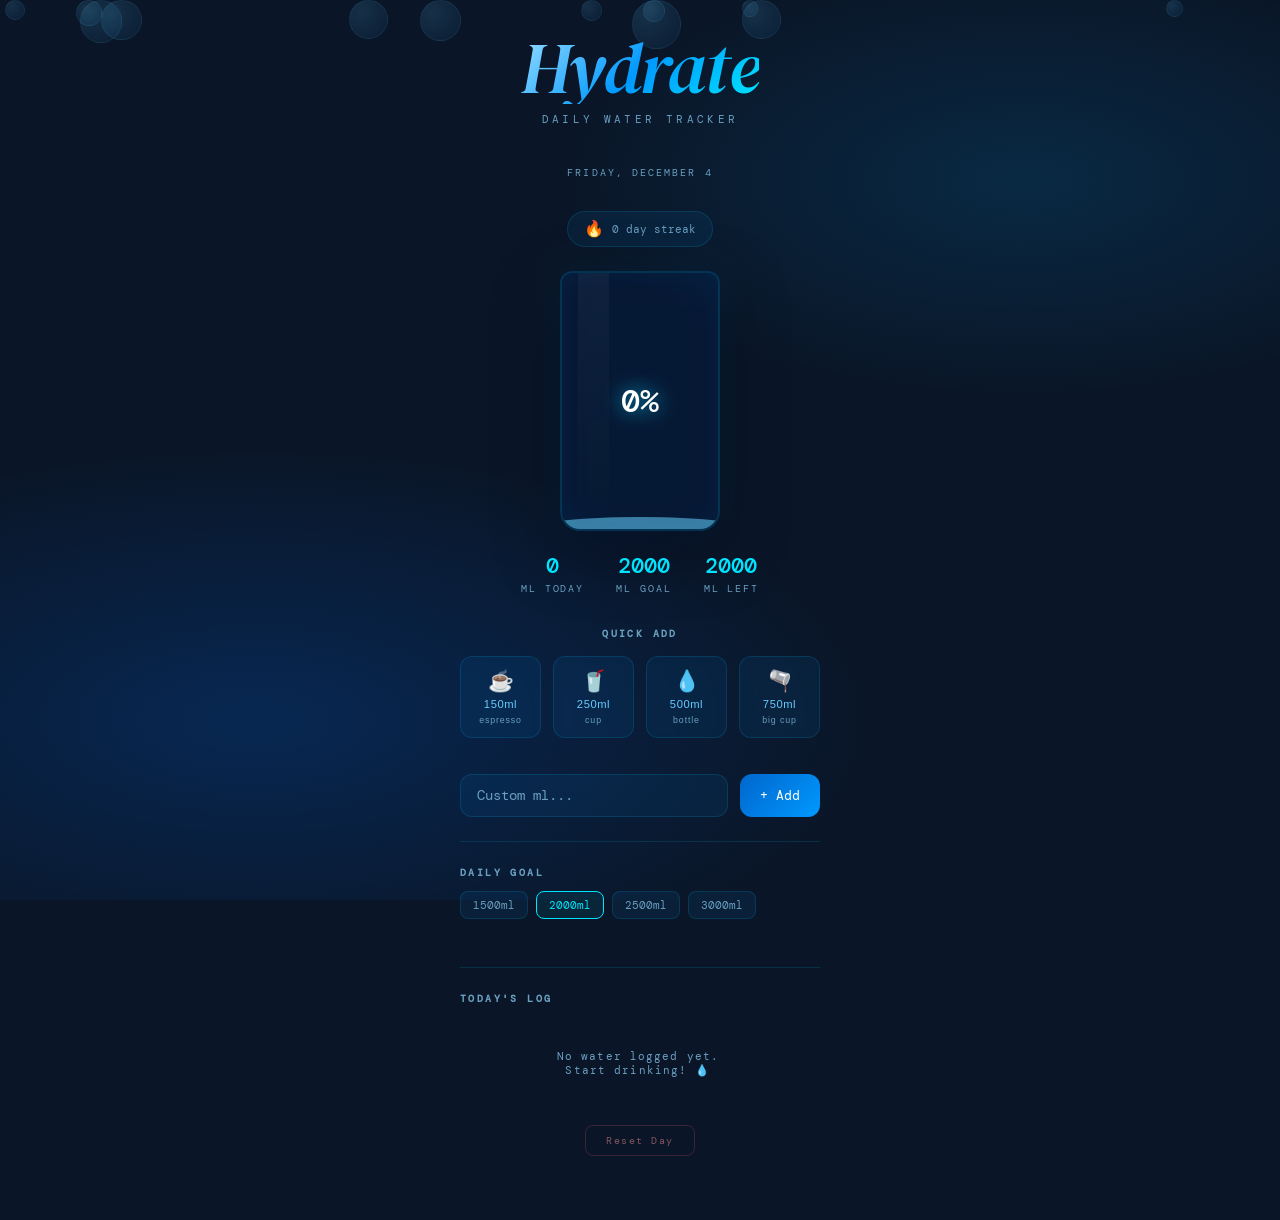
<file: index.html>
<!DOCTYPE html>
<html lang="en">
<head>
<meta charset="UTF-8">
<meta name="viewport" content="width=device-width, initial-scale=1.0">
<title>Hydrate</title>
<link href="https://fonts.googleapis.com/css2?family=DM+Serif+Display:ital@0;1&family=DM+Mono:wght@300;400;500&display=swap" rel="stylesheet">
<link rel="stylesheet" href="styles.css">
</head>
<body>

<div class="bubbles" id="bubbles"></div>

<div class="celebration" id="celebration">🎉 Goal reached! Stay hydrated! 🌊</div>

<header>
  <div class="logo"><em>Hydrate</em></div>
  <div class="tagline">Daily Water Tracker</div>
</header>

<div class="date-display" id="dateDisplay"></div>

<div class="streak-badge">
  <span class="streak-fire">🔥</span>
  <span id="streakText">0 day streak</span>
</div>

<!-- Vessel -->
<div class="vessel-container">
  <div class="vessel-wrap">
    <div class="vessel" id="vessel">
      <div class="water-fill" id="waterFill" style="height:0%">
        <div class="wave"></div>
        <div class="wave wave2"></div>
      </div>
      <div class="markers" id="markers"></div>
      <div class="pct-label" id="pctLabel">0%</div>
    </div>
  </div>
  <div class="stats-row">
    <div class="stat">
      <div class="stat-val" id="currentVal">0</div>
      <div class="stat-label">ml today</div>
    </div>
    <div class="stat">
      <div class="stat-val" id="goalVal">2000</div>
      <div class="stat-label">ml goal</div>
    </div>
    <div class="stat">
      <div class="stat-val" id="remainVal">2000</div>
      <div class="stat-label">ml left</div>
    </div>
  </div>
</div>

<!-- Quick add -->
<div class="quick-add">
  <h3>Quick Add</h3>
  <div class="btn-grid">
    <button class="add-btn" onclick="addWater(150)">
      <span class="btn-icon">☕</span>
      <span class="btn-ml">150ml</span>
      <span class="btn-label">espresso</span>
    </button>
    <button class="add-btn" onclick="addWater(250)">
      <span class="btn-icon">🥤</span>
      <span class="btn-ml">250ml</span>
      <span class="btn-label">cup</span>
    </button>
    <button class="add-btn" onclick="addWater(500)">
      <span class="btn-icon">💧</span>
      <span class="btn-ml">500ml</span>
      <span class="btn-label">bottle</span>
    </button>
    <button class="add-btn" onclick="addWater(750)">
      <span class="btn-icon">🫗</span>
      <span class="btn-ml">750ml</span>
      <span class="btn-label">big cup</span>
    </button>
  </div>
</div>

<div class="custom-row">
  <input type="number" class="custom-input" id="customMl" placeholder="Custom ml..." min="1" max="2000">
  <button class="add-custom-btn" onclick="addCustom()">+ Add</button>
</div>

<div class="divider"></div>

<!-- Goal setting -->
<div class="goal-section">
  <h3>Daily Goal</h3>
  <div class="goal-options">
    <button class="goal-btn" onclick="setGoal(1500)">1500ml</button>
    <button class="goal-btn active" onclick="setGoal(2000)">2000ml</button>
    <button class="goal-btn" onclick="setGoal(2500)">2500ml</button>
    <button class="goal-btn" onclick="setGoal(3000)">3000ml</button>
  </div>
</div>

<div class="divider"></div>

<!-- Log -->
<div class="history-section">
  <h3>Today's Log</h3>
  <div class="log-list" id="logList">
    <div class="empty-log">No water logged yet.<br>Start drinking! 💧</div>
  </div>
</div>

<button class="reset-btn" onclick="resetDay()">Reset Day</button>

<script>
  // State
  let state = JSON.parse(localStorage.getItem('hydrate-state') || 'null') || {
    goal: 2000,
    total: 0,
    log: [],
    lastDate: '',
    streak: 0,
    goalMet: false
  };

  function todayStr() {
    return new Date().toLocaleDateString('en-CA');
  }

  function checkNewDay() {
    const today = todayStr();
    if (state.lastDate && state.lastDate !== today) {
      // New day: check streak
      if (state.goalMet) {
        state.streak++;
      } else {
        state.streak = 0;
      }
      state.total = 0;
      state.log = [];
      state.goalMet = false;
    }
    state.lastDate = today;
    save();
  }

  function save() {
    localStorage.setItem('hydrate-state', JSON.stringify(state));
  }

  function addWater(ml) {
    state.total += ml;
    state.log.unshift({ ml, time: new Date().toLocaleTimeString([], {hour:'2-digit', minute:'2-digit'}) });
    if (state.total >= state.goal && !state.goalMet) {
      state.goalMet = true;
      celebrate();
    }
    save();
    render();
  }

  function addCustom() {
    const val = parseInt(document.getElementById('customMl').value);
    if (val && val > 0) {
      addWater(val);
      document.getElementById('customMl').value = '';
    }
  }

  document.getElementById('customMl').addEventListener('keydown', e => {
    if (e.key === 'Enter') addCustom();
  });

  function setGoal(g) {
    state.goal = g;
    document.querySelectorAll('.goal-btn').forEach(b => {
      b.classList.toggle('active', b.textContent === g + 'ml');
    });
    save();
    render();
  }

  function deleteEntry(idx) {
    const entry = state.log[idx];
    state.total = Math.max(0, state.total - entry.ml);
    state.log.splice(idx, 1);
    save();
    render();
  }

  function resetDay() {
    if (!confirm('Reset today\'s water log?')) return;
    state.total = 0;
    state.log = [];
    state.goalMet = false;
    save();
    render();
  }

  function celebrate() {
    const el = document.getElementById('celebration');
    el.classList.add('show');
    setTimeout(() => el.classList.remove('show'), 3500);
  }

  function render() {
    const pct = Math.min(100, (state.total / state.goal) * 100);
    document.getElementById('waterFill').style.height = pct + '%';
    document.getElementById('pctLabel').textContent = Math.round(pct) + '%';
    document.getElementById('currentVal').textContent = state.total;
    document.getElementById('goalVal').textContent = state.goal;
    document.getElementById('remainVal').textContent = Math.max(0, state.goal - state.total);
    document.getElementById('streakText').textContent = state.streak + (state.streak === 1 ? ' day streak' : ' day streak');

    // Goal buttons active state
    document.querySelectorAll('.goal-btn').forEach(b => {
      b.classList.toggle('active', b.textContent === state.goal + 'ml');
    });

    // Log
    const list = document.getElementById('logList');
    if (state.log.length === 0) {
      list.innerHTML = '<div class="empty-log">No water logged yet.<br>Start drinking! 💧</div>';
    } else {
      list.innerHTML = state.log.map((e, i) => `
        <div class="log-item">
          <span class="log-amount">+ ${e.ml}ml</span>
          <span class="log-time">${e.time}</span>
          <button class="log-delete" onclick="deleteEntry(${i})" title="Remove">✕</button>
        </div>
      `).join('');
    }
  }

  // Date display
  const d = new Date();
  document.getElementById('dateDisplay').textContent = d.toLocaleDateString('en-US', {
    weekday: 'long', month: 'long', day: 'numeric'
  });

  // Bubbles
  const bc = document.getElementById('bubbles');
  for (let i = 0; i < 12; i++) {
    const b = document.createElement('div');
    b.className = 'bubble';
    const size = Math.random() * 40 + 10;
    b.style.cssText = `
      width: ${size}px; height: ${size}px;
      left: ${Math.random() * 100}%;
      animation-duration: ${Math.random() * 15 + 10}s;
      animation-delay: ${Math.random() * 10}s;
    `;
    bc.appendChild(b);
  }

  checkNewDay();
  render();
</script>
</body>
</html>
</file>
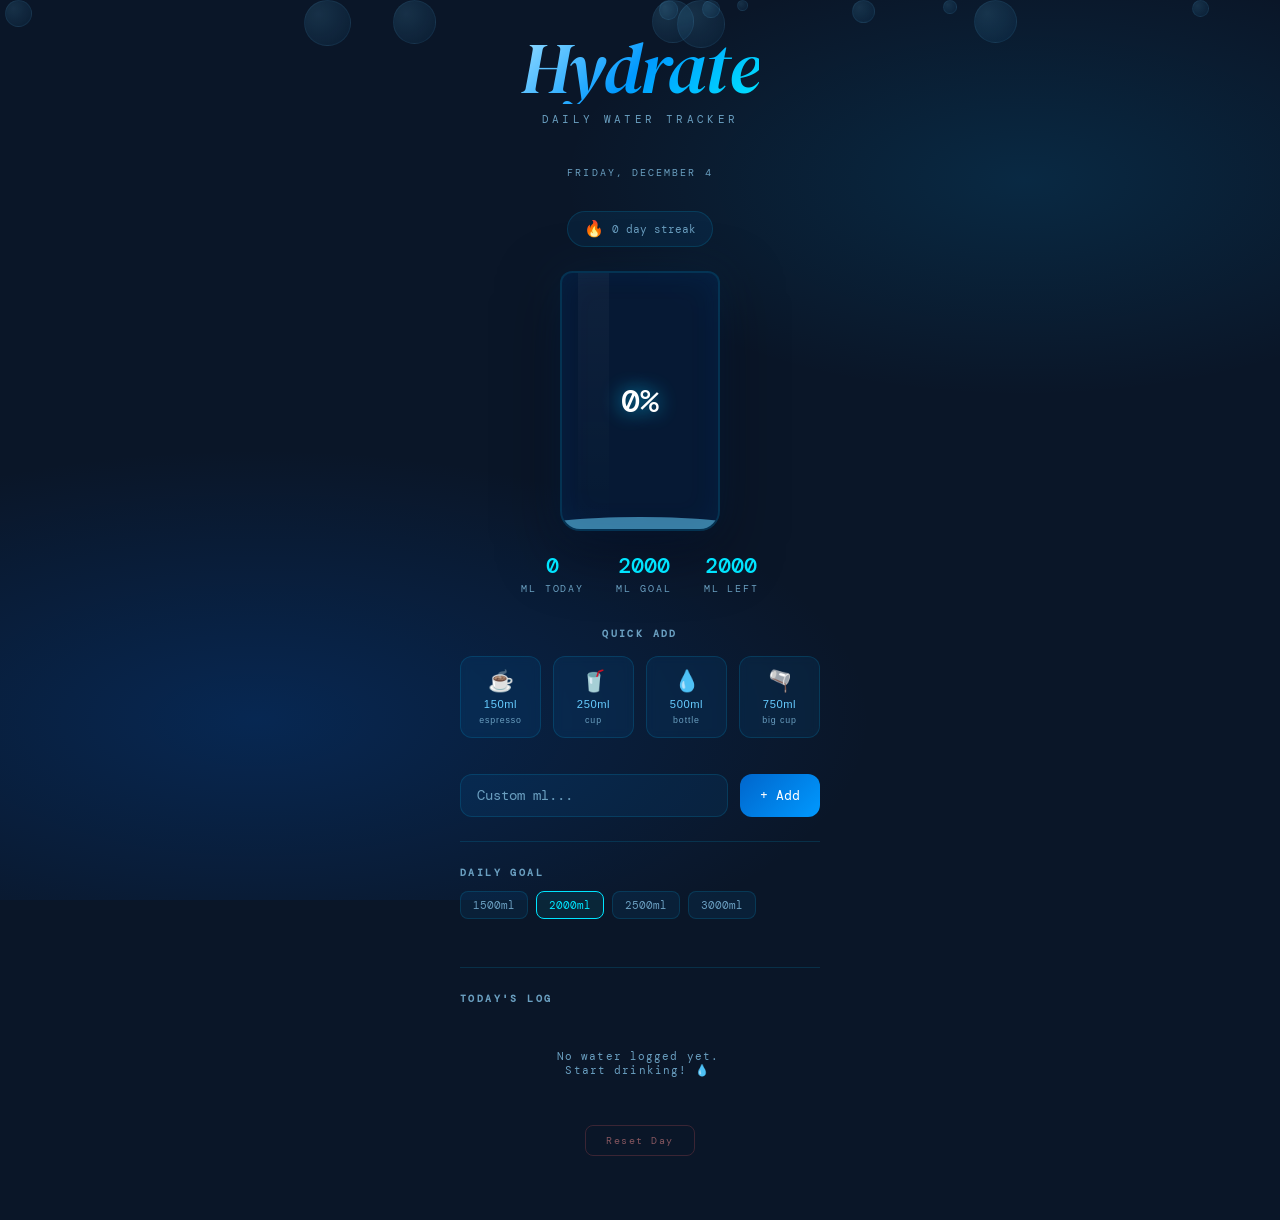
<file: water_tracker.html>
<!DOCTYPE html>
<html lang="en">
<head>
<meta charset="UTF-8">
<meta name="viewport" content="width=device-width, initial-scale=1.0">
<title>Hydrate</title>
<link href="https://fonts.googleapis.com/css2?family=DM+Serif+Display:ital@0;1&family=DM+Mono:wght@300;400;500&display=swap" rel="stylesheet">
<link rel="stylesheet" href="styles.css">
</head>
<body>

<div class="bubbles" id="bubbles"></div>

<div class="celebration" id="celebration">🎉 Goal reached! Stay hydrated! 🌊</div>

<header>
  <div class="logo"><em>Hydrate</em></div>
  <div class="tagline">Daily Water Tracker</div>
</header>

<div class="date-display" id="dateDisplay"></div>

<div class="streak-badge">
  <span class="streak-fire">🔥</span>
  <span id="streakText">0 day streak</span>
</div>

<!-- Vessel -->
<div class="vessel-container">
  <div class="vessel-wrap">
    <div class="vessel" id="vessel">
      <div class="water-fill" id="waterFill" style="height:0%">
        <div class="wave"></div>
        <div class="wave wave2"></div>
      </div>
      <div class="markers" id="markers"></div>
      <div class="pct-label" id="pctLabel">0%</div>
    </div>
  </div>
  <div class="stats-row">
    <div class="stat">
      <div class="stat-val" id="currentVal">0</div>
      <div class="stat-label">ml today</div>
    </div>
    <div class="stat">
      <div class="stat-val" id="goalVal">2000</div>
      <div class="stat-label">ml goal</div>
    </div>
    <div class="stat">
      <div class="stat-val" id="remainVal">2000</div>
      <div class="stat-label">ml left</div>
    </div>
  </div>
</div>

<!-- Quick add -->
<div class="quick-add">
  <h3>Quick Add</h3>
  <div class="btn-grid">
    <button class="add-btn" onclick="addWater(150)">
      <span class="btn-icon">☕</span>
      <span class="btn-ml">150ml</span>
      <span class="btn-label">espresso</span>
    </button>
    <button class="add-btn" onclick="addWater(250)">
      <span class="btn-icon">🥤</span>
      <span class="btn-ml">250ml</span>
      <span class="btn-label">cup</span>
    </button>
    <button class="add-btn" onclick="addWater(500)">
      <span class="btn-icon">💧</span>
      <span class="btn-ml">500ml</span>
      <span class="btn-label">bottle</span>
    </button>
    <button class="add-btn" onclick="addWater(750)">
      <span class="btn-icon">🫗</span>
      <span class="btn-ml">750ml</span>
      <span class="btn-label">big cup</span>
    </button>
  </div>
</div>

<div class="custom-row">
  <input type="number" class="custom-input" id="customMl" placeholder="Custom ml..." min="1" max="2000">
  <button class="add-custom-btn" onclick="addCustom()">+ Add</button>
</div>

<div class="divider"></div>

<!-- Goal setting -->
<div class="goal-section">
  <h3>Daily Goal</h3>
  <div class="goal-options">
    <button class="goal-btn" onclick="setGoal(1500)">1500ml</button>
    <button class="goal-btn active" onclick="setGoal(2000)">2000ml</button>
    <button class="goal-btn" onclick="setGoal(2500)">2500ml</button>
    <button class="goal-btn" onclick="setGoal(3000)">3000ml</button>
  </div>
</div>

<div class="divider"></div>

<!-- Log -->
<div class="history-section">
  <h3>Today's Log</h3>
  <div class="log-list" id="logList">
    <div class="empty-log">No water logged yet.<br>Start drinking! 💧</div>
  </div>
</div>

<button class="reset-btn" onclick="resetDay()">Reset Day</button>

<script>
  // State
  let state = JSON.parse(localStorage.getItem('hydrate-state') || 'null') || {
    goal: 2000,
    total: 0,
    log: [],
    lastDate: '',
    streak: 0,
    goalMet: false
  };

  function todayStr() {
    return new Date().toLocaleDateString('en-CA');
  }

  function checkNewDay() {
    const today = todayStr();
    if (state.lastDate && state.lastDate !== today) {
      // New day: check streak
      if (state.goalMet) {
        state.streak++;
      } else {
        state.streak = 0;
      }
      state.total = 0;
      state.log = [];
      state.goalMet = false;
    }
    state.lastDate = today;
    save();
  }

  function save() {
    localStorage.setItem('hydrate-state', JSON.stringify(state));
  }

  function addWater(ml) {
    state.total += ml;
    state.log.unshift({ ml, time: new Date().toLocaleTimeString([], {hour:'2-digit', minute:'2-digit'}) });
    if (state.total >= state.goal && !state.goalMet) {
      state.goalMet = true;
      celebrate();
    }
    save();
    render();
  }

  function addCustom() {
    const val = parseInt(document.getElementById('customMl').value);
    if (val && val > 0) {
      addWater(val);
      document.getElementById('customMl').value = '';
    }
  }

  document.getElementById('customMl').addEventListener('keydown', e => {
    if (e.key === 'Enter') addCustom();
  });

  function setGoal(g) {
    state.goal = g;
    document.querySelectorAll('.goal-btn').forEach(b => {
      b.classList.toggle('active', b.textContent === g + 'ml');
    });
    save();
    render();
  }

  function deleteEntry(idx) {
    const entry = state.log[idx];
    state.total = Math.max(0, state.total - entry.ml);
    state.log.splice(idx, 1);
    save();
    render();
  }

  function resetDay() {
    if (!confirm('Reset today\'s water log?')) return;
    state.total = 0;
    state.log = [];
    state.goalMet = false;
    save();
    render();
  }

  function celebrate() {
    const el = document.getElementById('celebration');
    el.classList.add('show');
    setTimeout(() => el.classList.remove('show'), 3500);
  }

  function render() {
    const pct = Math.min(100, (state.total / state.goal) * 100);
    document.getElementById('waterFill').style.height = pct + '%';
    document.getElementById('pctLabel').textContent = Math.round(pct) + '%';
    document.getElementById('currentVal').textContent = state.total;
    document.getElementById('goalVal').textContent = state.goal;
    document.getElementById('remainVal').textContent = Math.max(0, state.goal - state.total);
    document.getElementById('streakText').textContent = state.streak + (state.streak === 1 ? ' day streak' : ' day streak');

    // Goal buttons active state
    document.querySelectorAll('.goal-btn').forEach(b => {
      b.classList.toggle('active', b.textContent === state.goal + 'ml');
    });

    // Log
    const list = document.getElementById('logList');
    if (state.log.length === 0) {
      list.innerHTML = '<div class="empty-log">No water logged yet.<br>Start drinking! 💧</div>';
    } else {
      list.innerHTML = state.log.map((e, i) => `
        <div class="log-item">
          <span class="log-amount">+ ${e.ml}ml</span>
          <span class="log-time">${e.time}</span>
          <button class="log-delete" onclick="deleteEntry(${i})" title="Remove">✕</button>
        </div>
      `).join('');
    }
  }

  // Date display
  const d = new Date();
  document.getElementById('dateDisplay').textContent = d.toLocaleDateString('en-US', {
    weekday: 'long', month: 'long', day: 'numeric'
  });

  // Bubbles
  const bc = document.getElementById('bubbles');
  for (let i = 0; i < 12; i++) {
    const b = document.createElement('div');
    b.className = 'bubble';
    const size = Math.random() * 40 + 10;
    b.style.cssText = `
      width: ${size}px; height: ${size}px;
      left: ${Math.random() * 100}%;
      animation-duration: ${Math.random() * 15 + 10}s;
      animation-delay: ${Math.random() * 10}s;
    `;
    bc.appendChild(b);
  }

  checkNewDay();
  render();
</script>
</body>
</html>
</file>
<file: styles.css>
*, *::before, *::after { box-sizing: border-box; margin: 0; padding: 0; }

:root {
  --bg: #0a1628;
  --surface: #0f1f3d;
  --water-deep: #0066cc;
  --water-mid: #0099ff;
  --water-light: #66ccff;
  --water-foam: #99ddff;
  --accent: #00e5ff;
  --text: #e8f4fd;
  --text-muted: #6a9fc0;
  --glass: rgba(0, 153, 255, 0.08);
  --glass-border: rgba(0, 200, 255, 0.15);
}

body {
  font-family: 'DM Mono', monospace;
  background: var(--bg);
  color: var(--text);
  min-height: 100vh;
  display: flex;
  flex-direction: column;
  align-items: center;
  padding: 2rem 1rem 4rem;
  overflow-x: hidden;
  position: relative;
}

/* Animated background */
body::before {
  content: '';
  position: fixed;
  inset: 0;
  background:
    radial-gradient(ellipse 80% 50% at 20% 80%, rgba(0, 80, 180, 0.3) 0%, transparent 60%),
    radial-gradient(ellipse 60% 40% at 80% 20%, rgba(0, 150, 220, 0.15) 0%, transparent 60%),
    var(--bg);
  z-index: -1;
}

/* Floating bubbles */
.bubbles { position: fixed; inset: 0; pointer-events: none; z-index: 0; overflow: hidden; }
.bubble {
  position: absolute;
  border-radius: 50%;
  background: radial-gradient(circle at 30% 30%, rgba(102, 204, 255, 0.15), rgba(0, 150, 255, 0.05));
  border: 1px solid rgba(102, 204, 255, 0.08);
  animation: float linear infinite;
}
@keyframes float {
  0% { transform: translateY(110vh) scale(0); opacity: 0; }
  10% { opacity: 1; }
  90% { opacity: 0.5; }
  100% { transform: translateY(-10vh) scale(1); opacity: 0; }
}

/* Header */
header { text-align: center; margin-bottom: 2.5rem; position: relative; z-index: 1; }
.logo {
  font-family: 'DM Serif Display', serif;
  font-size: clamp(2.8rem, 8vw, 4.5rem);
  letter-spacing: -0.02em;
  background: linear-gradient(135deg, var(--water-foam), var(--water-mid), var(--accent));
  -webkit-background-clip: text;
  -webkit-text-fill-color: transparent;
  background-clip: text;
  line-height: 1;
}
.logo em { font-style: italic; }
.tagline {
  font-size: 0.7rem;
  letter-spacing: 0.3em;
  text-transform: uppercase;
  color: var(--text-muted);
  margin-top: 0.5rem;
}

/* Date */
.date-display {
  font-size: 0.65rem;
  letter-spacing: 0.2em;
  color: var(--text-muted);
  text-transform: uppercase;
  margin-bottom: 2rem;
  z-index: 1;
  position: relative;
}

/* Main vessel */
.vessel-container {
  position: relative;
  z-index: 1;
  display: flex;
  flex-direction: column;
  align-items: center;
  margin-bottom: 2rem;
}

.vessel-wrap {
  position: relative;
  width: 160px;
  height: 260px;
}

/* Glass vessel SVG-style shape */
.vessel {
  width: 100%;
  height: 100%;
  border: 2px solid var(--glass-border);
  border-radius: 12px 12px 20px 20px;
  background: rgba(0, 30, 70, 0.4);
  backdrop-filter: blur(8px);
  overflow: hidden;
  position: relative;
  box-shadow:
    inset 0 0 30px rgba(0, 100, 200, 0.1),
    0 0 40px rgba(0, 150, 255, 0.08),
    0 20px 60px rgba(0, 0, 20, 0.5);
}

/* Water fill */
.water-fill {
  position: absolute;
  bottom: 0;
  left: 0;
  right: 0;
  background: linear-gradient(180deg,
    rgba(0, 180, 255, 0.6) 0%,
    rgba(0, 120, 220, 0.8) 40%,
    rgba(0, 80, 180, 0.9) 100%);
  transition: height 0.8s cubic-bezier(0.34, 1.56, 0.64, 1);
  will-change: height;
}

/* Wave animation */
.wave {
  position: absolute;
  top: -12px;
  left: -30px;
  right: -30px;
  height: 24px;
  background: rgba(102, 210, 255, 0.4);
  border-radius: 50%;
  animation: wave 2.5s ease-in-out infinite;
}
.wave2 {
  animation: wave 3.2s ease-in-out infinite reverse;
  opacity: 0.6;
}
@keyframes wave {
  0%, 100% { transform: scaleX(1) translateX(0); }
  50% { transform: scaleX(1.1) translateX(10px); }
}

/* Shimmer on vessel */
.vessel::after {
  content: '';
  position: absolute;
  top: 0; left: 10%; width: 20%; bottom: 0;
  background: linear-gradient(180deg, rgba(255,255,255,0.04) 0%, transparent 100%);
  border-radius: 0 0 4px 4px;
}

/* Percentage */
.pct-label {
  position: absolute;
  top: 50%;
  left: 50%;
  transform: translate(-50%, -50%);
  font-size: 2rem;
  font-weight: 500;
  color: white;
  text-shadow: 0 0 20px rgba(0, 200, 255, 0.8);
  z-index: 3;
  pointer-events: none;
  transition: all 0.3s;
}

/* Goal marker lines */
.markers {
  position: absolute;
  inset: 0;
  z-index: 2;
  pointer-events: none;
}
.marker-line {
  position: absolute;
  left: 4px;
  right: 4px;
  height: 1px;
  background: rgba(102, 204, 255, 0.2);
  display: flex;
  align-items: center;
}
.marker-line span {
  font-size: 0.55rem;
  color: rgba(102, 204, 255, 0.5);
  letter-spacing: 0.1em;
  margin-left: 4px;
  transform: translateY(-8px);
}

/* Stats row */
.stats-row {
  display: flex;
  gap: 2rem;
  margin-top: 1.5rem;
  z-index: 1;
  position: relative;
}
.stat {
  text-align: center;
}
.stat-val {
  font-size: 1.4rem;
  font-weight: 500;
  color: var(--accent);
  line-height: 1;
}
.stat-label {
  font-size: 0.6rem;
  letter-spacing: 0.2em;
  color: var(--text-muted);
  text-transform: uppercase;
  margin-top: 0.3rem;
}

/* Quick add buttons */
.quick-add {
  z-index: 1;
  position: relative;
  width: 100%;
  max-width: 360px;
  margin-bottom: 1.5rem;
}
.quick-add h3 {
  font-size: 0.6rem;
  letter-spacing: 0.25em;
  color: var(--text-muted);
  text-transform: uppercase;
  margin-bottom: 1rem;
  text-align: center;
}
.btn-grid {
  display: grid;
  grid-template-columns: repeat(4, 1fr);
  gap: 0.75rem;
}
.add-btn {
  background: var(--glass);
  border: 1px solid var(--glass-border);
  color: var(--water-light);
  padding: 0.75rem 0.5rem;
  border-radius: 12px;
  cursor: pointer;
  transition: all 0.2s ease;
  display: flex;
  flex-direction: column;
  align-items: center;
  gap: 0.3rem;
  backdrop-filter: blur(4px);
}
.add-btn:hover {
  background: rgba(0, 153, 255, 0.15);
  border-color: rgba(0, 200, 255, 0.35);
  transform: translateY(-2px);
  box-shadow: 0 8px 25px rgba(0, 150, 255, 0.2);
}
.add-btn:active { transform: translateY(0) scale(0.97); }
.btn-icon { font-size: 1.3rem; }
.btn-ml { font-size: 0.7rem; font-weight: 500; letter-spacing: 0.05em; }
.btn-label { font-size: 0.55rem; color: var(--text-muted); letter-spacing: 0.1em; }

/* Custom input */
.custom-row {
  display: flex;
  gap: 0.75rem;
  margin-top: 0.75rem;
  z-index: 1;
  position: relative;
  width: 100%;
  max-width: 360px;
}
.custom-input {
  flex: 1;
  background: var(--glass);
  border: 1px solid var(--glass-border);
  color: var(--text);
  padding: 0.75rem 1rem;
  border-radius: 12px;
  font-family: 'DM Mono', monospace;
  font-size: 0.85rem;
  outline: none;
  transition: border-color 0.2s;
}
.custom-input::placeholder { color: var(--text-muted); }
.custom-input:focus { border-color: var(--accent); }
.add-custom-btn {
  background: linear-gradient(135deg, var(--water-deep), var(--water-mid));
  border: none;
  color: white;
  padding: 0.75rem 1.25rem;
  border-radius: 12px;
  font-family: 'DM Mono', monospace;
  font-size: 0.8rem;
  cursor: pointer;
  transition: all 0.2s;
  white-space: nowrap;
}
.add-custom-btn:hover {
  opacity: 0.9;
  transform: translateY(-1px);
  box-shadow: 0 6px 20px rgba(0, 150, 255, 0.3);
}

/* Goal setting */
.goal-section {
  z-index: 1;
  position: relative;
  width: 100%;
  max-width: 360px;
  margin-bottom: 1.5rem;
}
.goal-section h3 {
  font-size: 0.6rem;
  letter-spacing: 0.25em;
  color: var(--text-muted);
  text-transform: uppercase;
  margin-bottom: 0.75rem;
}
.goal-row {
  display: flex;
  gap: 0.5rem;
  align-items: center;
}
.goal-options {
  display: flex;
  gap: 0.5rem;
  flex-wrap: wrap;
}
.goal-btn {
  background: var(--glass);
  border: 1px solid var(--glass-border);
  color: var(--text-muted);
  padding: 0.4rem 0.75rem;
  border-radius: 8px;
  cursor: pointer;
  font-family: 'DM Mono', monospace;
  font-size: 0.7rem;
  transition: all 0.2s;
}
.goal-btn.active, .goal-btn:hover {
  border-color: var(--accent);
  color: var(--accent);
  background: rgba(0, 229, 255, 0.08);
}

/* History log */
.history-section {
  z-index: 1;
  position: relative;
  width: 100%;
  max-width: 360px;
}
.history-section h3 {
  font-size: 0.6rem;
  letter-spacing: 0.25em;
  color: var(--text-muted);
  text-transform: uppercase;
  margin-bottom: 0.75rem;
}
.log-list {
  display: flex;
  flex-direction: column;
  gap: 0.5rem;
  max-height: 220px;
  overflow-y: auto;
  padding-right: 0.25rem;
}
.log-list::-webkit-scrollbar { width: 3px; }
.log-list::-webkit-scrollbar-track { background: transparent; }
.log-list::-webkit-scrollbar-thumb { background: var(--glass-border); border-radius: 2px; }
.log-item {
  display: flex;
  justify-content: space-between;
  align-items: center;
  background: var(--glass);
  border: 1px solid var(--glass-border);
  border-radius: 10px;
  padding: 0.6rem 0.9rem;
  animation: slideIn 0.3s ease;
}
@keyframes slideIn {
  from { opacity: 0; transform: translateX(-10px); }
  to { opacity: 1; transform: translateX(0); }
}
.log-amount { font-size: 0.85rem; font-weight: 500; color: var(--water-light); }
.log-time { font-size: 0.65rem; color: var(--text-muted); }
.log-delete {
  background: none; border: none; color: rgba(255,100,100,0.4);
  cursor: pointer; font-size: 0.8rem; transition: color 0.2s;
  padding: 0 0.2rem;
}
.log-delete:hover { color: rgba(255,100,100,0.8); }

.empty-log {
  text-align: center;
  color: var(--text-muted);
  font-size: 0.7rem;
  padding: 2rem;
  letter-spacing: 0.1em;
}

/* Reset button */
.reset-btn {
  background: none;
  border: 1px solid rgba(255,100,100,0.2);
  color: rgba(255,150,150,0.5);
  padding: 0.5rem 1.25rem;
  border-radius: 8px;
  font-family: 'DM Mono', monospace;
  font-size: 0.65rem;
  letter-spacing: 0.15em;
  cursor: pointer;
  margin-top: 1rem;
  z-index: 1;
  position: relative;
  transition: all 0.2s;
}
.reset-btn:hover { border-color: rgba(255,100,100,0.5); color: rgba(255,150,150,0.9); }

/* Celebration */
.celebration {
  position: fixed;
  top: 0; left: 0; right: 0;
  padding: 1rem;
  background: linear-gradient(135deg, rgba(0, 200, 100, 0.9), rgba(0, 150, 200, 0.9));
  text-align: center;
  font-size: 0.85rem;
  letter-spacing: 0.1em;
  transform: translateY(-100%);
  transition: transform 0.5s cubic-bezier(0.34, 1.56, 0.64, 1);
  z-index: 100;
  border-bottom: 1px solid rgba(255,255,255,0.2);
}
.celebration.show { transform: translateY(0); }

/* Divider */
.divider {
  width: 100%;
  max-width: 360px;
  height: 1px;
  background: var(--glass-border);
  margin: 1.5rem 0;
  z-index: 1;
  position: relative;
}

/* Streak */
.streak-badge {
  z-index: 1;
  position: relative;
  display: flex;
  align-items: center;
  gap: 0.5rem;
  background: var(--glass);
  border: 1px solid var(--glass-border);
  border-radius: 20px;
  padding: 0.4rem 1rem;
  font-size: 0.7rem;
  color: var(--text-muted);
  margin-bottom: 1.5rem;
}
.streak-fire { font-size: 1rem; }
</file>
